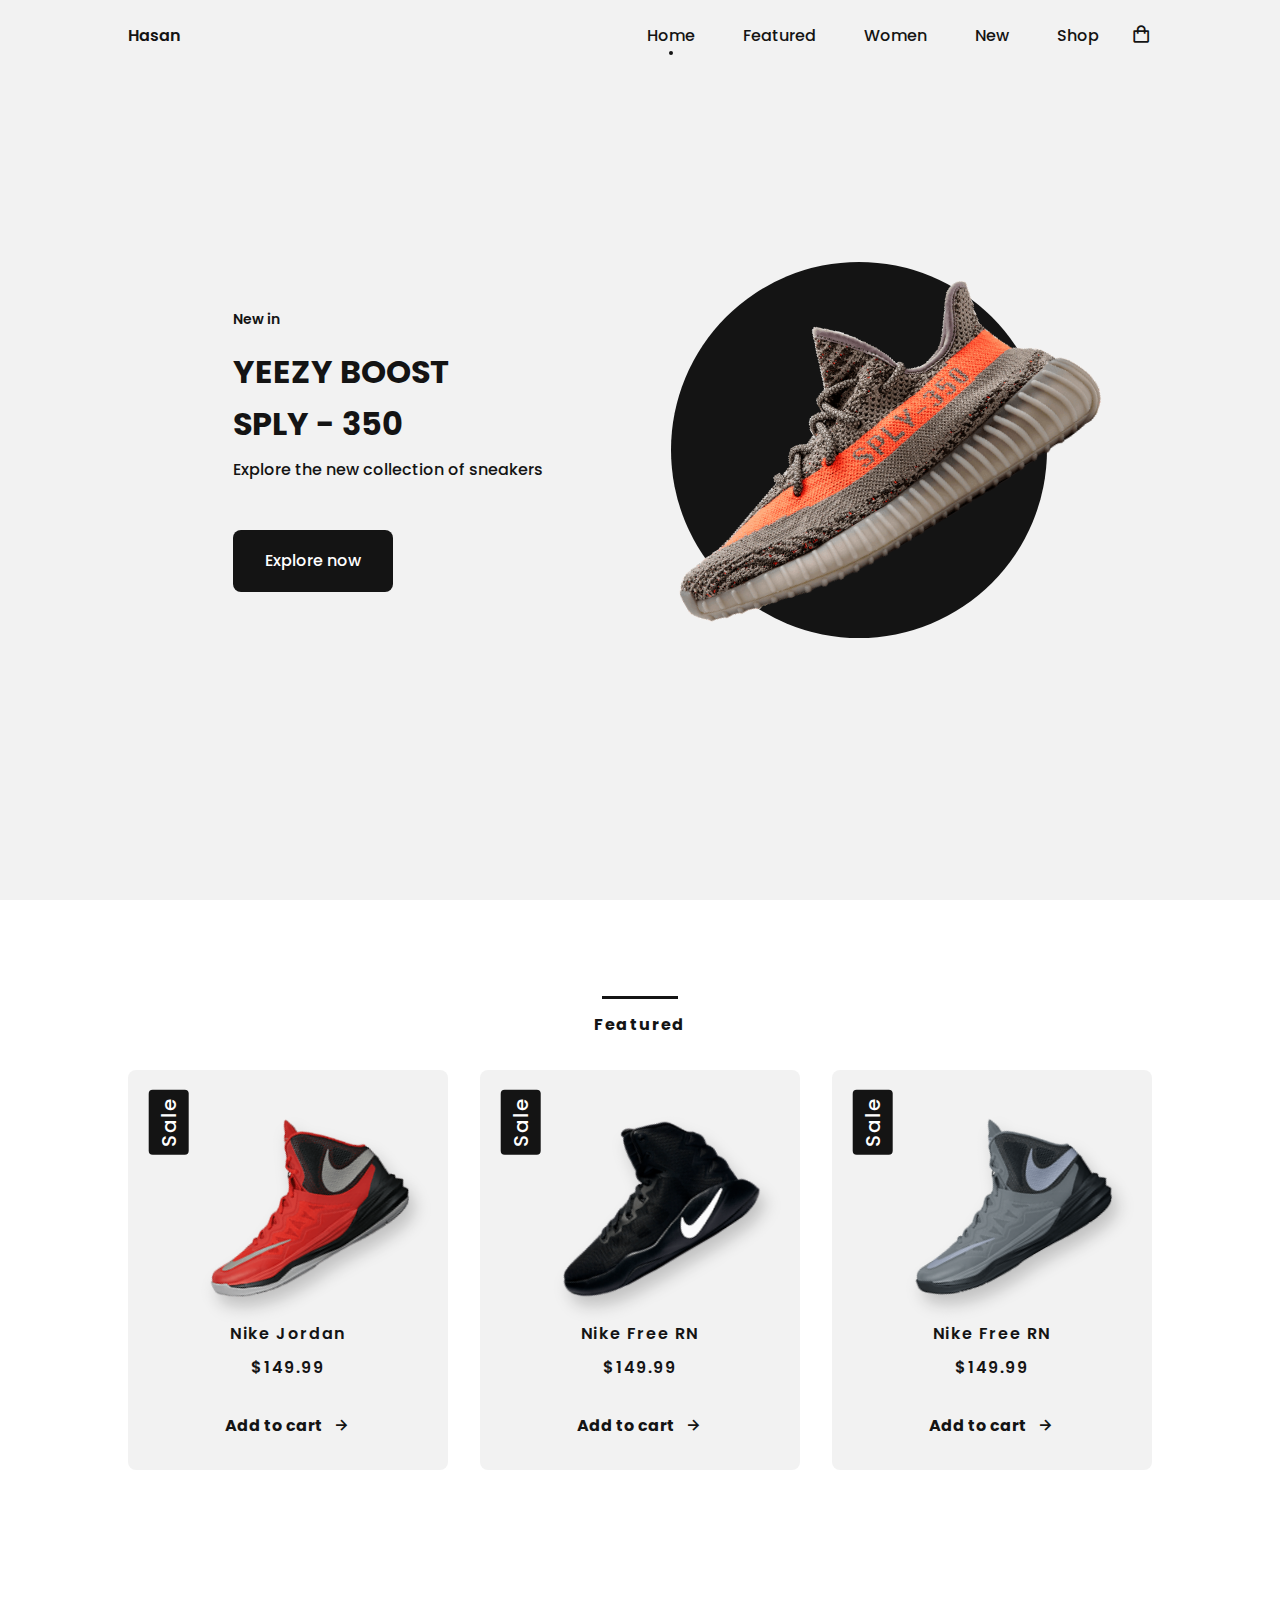
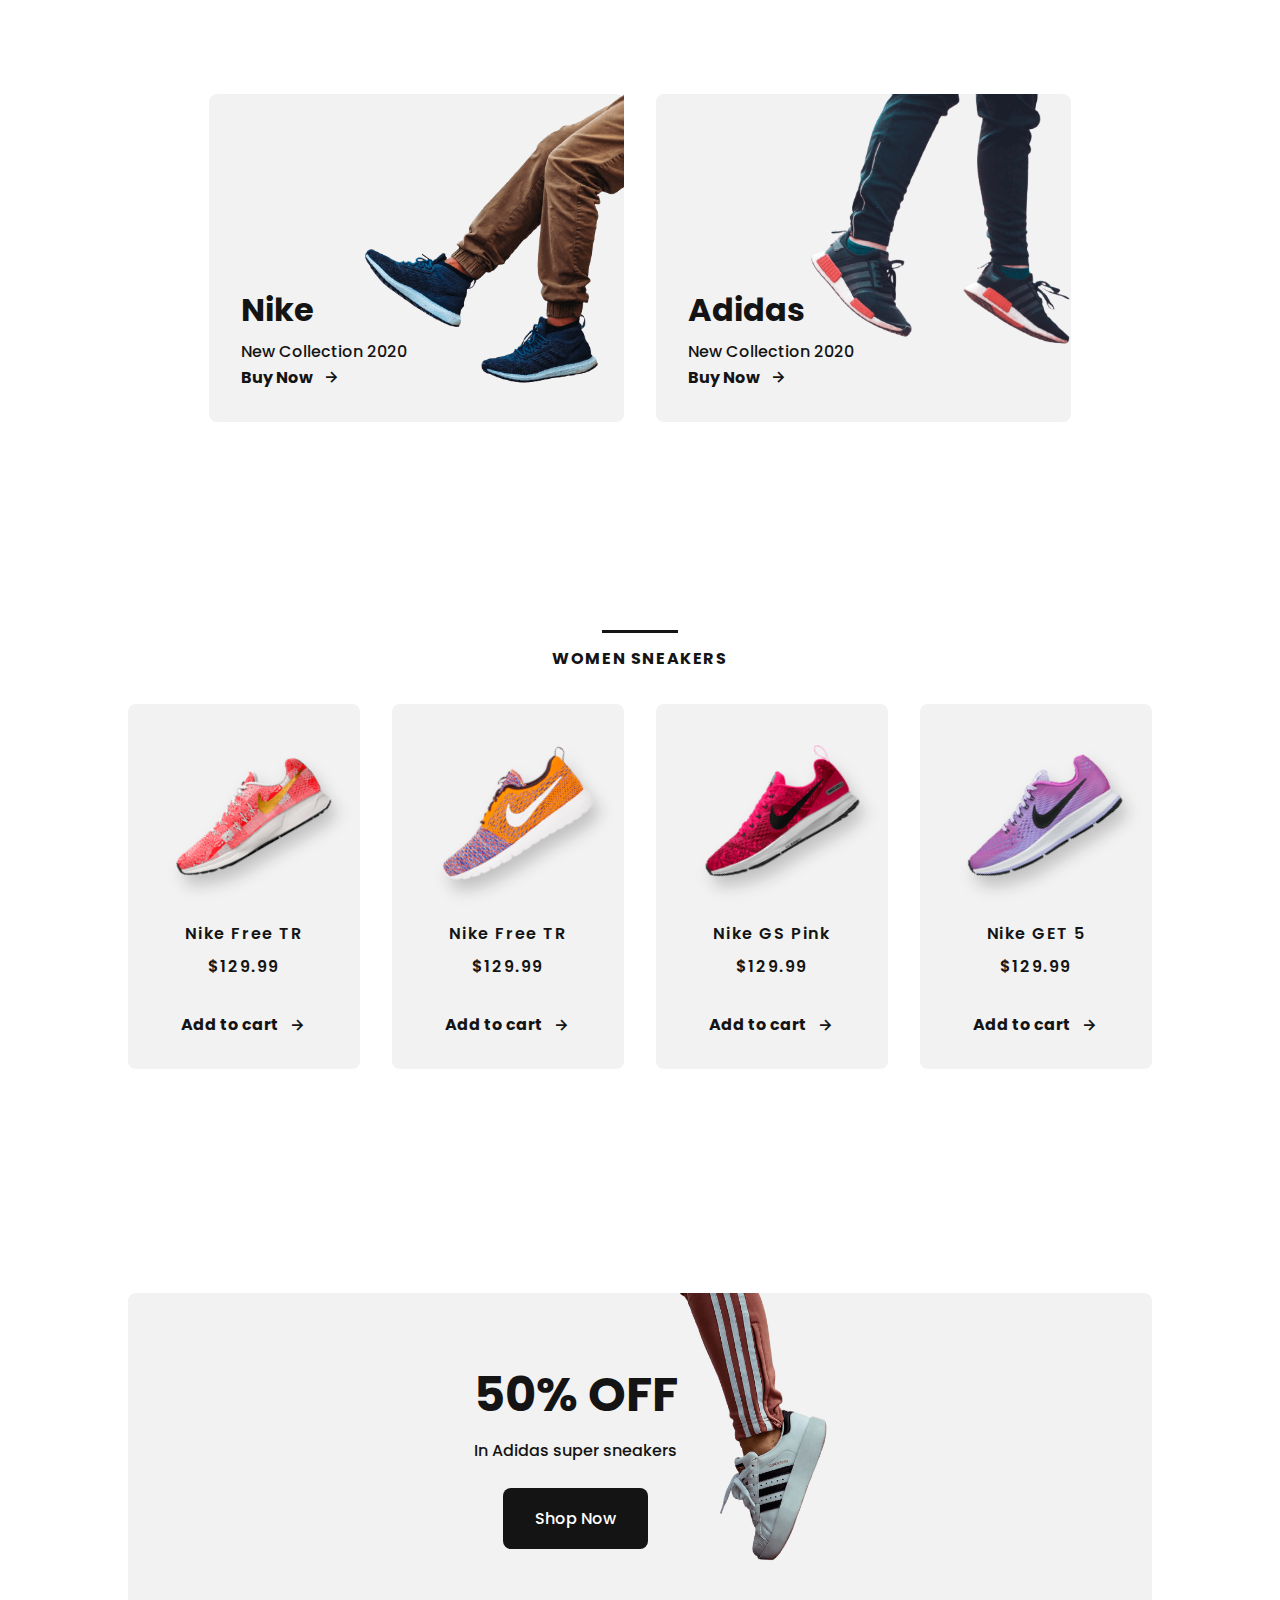
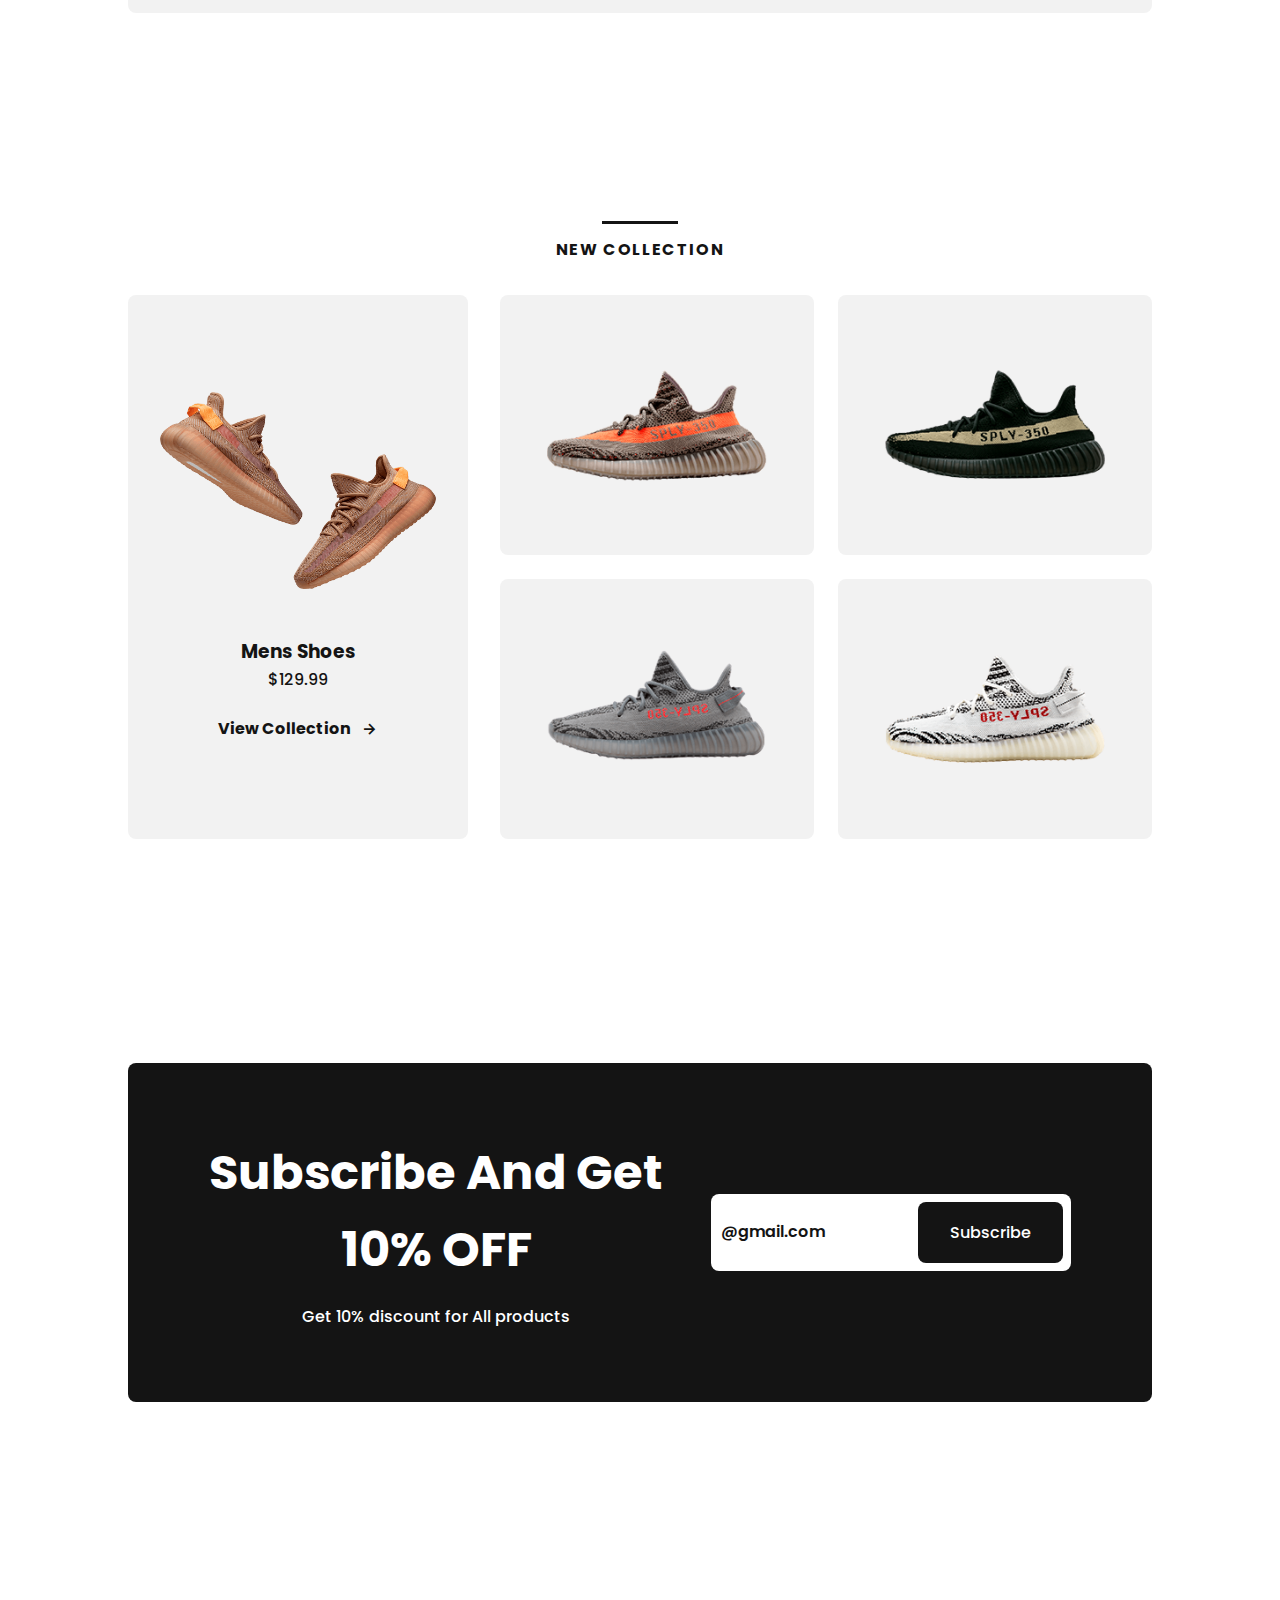
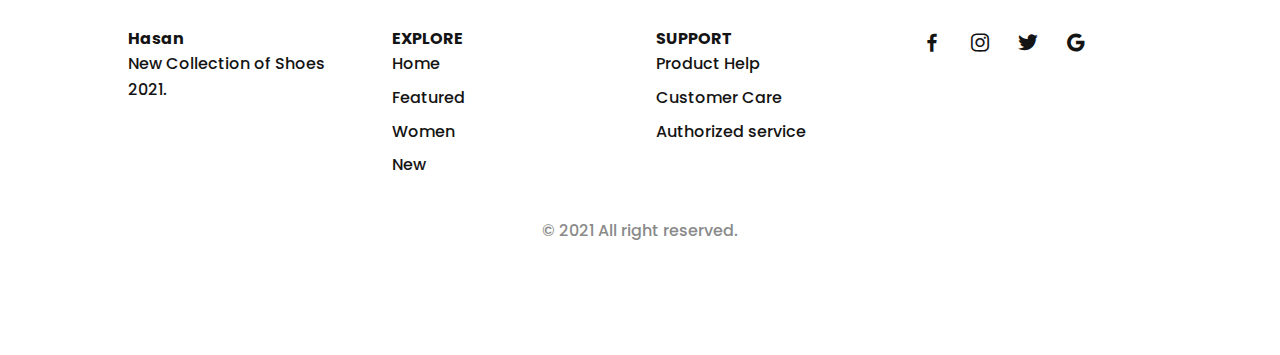
<file: responsive-ecommerce-website-sneakers/index.html>
<!DOCTYPE html>
<html lang="en">

<head>
    <meta charset="UTF-8">
    <meta name="viewport" content="width=device-width, initial-scale=1.0">

    <!-- ===== CSS ===== -->
    <link rel="stylesheet" href="assets/css/styles.css">

    <!-- ===== BOX ICONS ===== -->
    <link href='https://unpkg.com/boxicons@2.0.9/css/boxicons.min.css' rel='stylesheet'>

    <title>Responsive Ecommerce Website Sneakers</title>
</head>

<body>

    <!--===== HEADER =====-->
    <header class="l-header" id="header">
        <nav class="nav bd-grid">
            <div class="nav__toggle" id="nav-toggle">
                <i class='bx bxs-grid'></i>
            </div>

            <a href="#" class="nav__logo">Hasan</a>
            <div class="nav__menu" id="nav-menu">
                <ul class="nav__list">
                    <li class="nav__item"><a href="#home" class="nav__link active">Home</a></li>
                    <li class="nav__item"><a href="#featured" class="nav__link">Featured</a></li>
                    <li class="nav__item"><a href="#women" class="nav__link">Women</a></li>
                    <li class="nav__item"><a href="#new" class="nav__link">New</a></li>
                    <li class="nav__item"><a href="./shop.html" class="nav__link">Shop</a></li>
                </ul>
            </div>

            <div class="nav__shop">
                <i class='bx bx-shopping-bag'></i>
            </div>
        </nav>
    </header>

    <main class="l-main">
        <!--===== HOME =====-->
        <section class="home" id="home">
            <div class="home__container bd-grid">
                <div class="home__sneaker">
                    <div class="home__shape"></div>
                    <img src="assets/img/imghome.png" alt="" class="home__img">
                </div>

                <div class="home__data">
                    <span class="home__new">New in</span>
                    <h1 class="home__title">YEEZY BOOST <br /> SPLY - 350</h1>
                    <p class="home__description">Explore the new collection of sneakers</p>
                    <a href="#" class="button">Explore now</a>
                </div>
            </div>
        </section>

        <!--===== FEATURED =====-->
        <section class="featured section" id="featured">
            <h2 class="section-title">Featured</h2>
            <div class="featured__container bd-grid">

                <article class="sneaker">
                    <div class="sneaker__sale">Sale</div>
                    <img src="assets/img/featured1.png" alt="" class="sneaker__img" />
                    <span class="sneaker__name">Nike Jordan</span>
                    <span class="sneaker__price">$149.99</span>
                    <a href="#" class="button-light">Add to cart <i class='bx bx-right-arrow-alt button-icon'></i></a>
                </article>

                <article class="sneaker">
                    <div class="sneaker__sale">Sale</div>
                    <img src="assets/img/featured2.png" alt="" class="sneaker__img" />
                    <span class="sneaker__name">Nike Free RN</span>
                    <span class="sneaker__price">$149.99</span>
                    <a href="#" class="button-light">Add to cart <i class='bx bx-right-arrow-alt button-icon'></i></a>
                </article>

                <article class="sneaker">
                    <div class="sneaker__sale">Sale</div>
                    <img src="assets/img/featured3.png" alt="" class="sneaker__img" />
                    <span class="sneaker__name">Nike Free RN</span>
                    <span class="sneaker__price">$149.99</span>
                    <a href="#" class="button-light">Add to cart <i class='bx bx-right-arrow-alt button-icon'></i></a>
                </article>

            </div>
        </section>

        <!--===== COLLECTION =====-->
        <section class="collection section">
            <div class="collection__container bd-grid">

                <div class="collection__card">
                    <div class="collection__data">
                        <h3 class="collection__name">Nike</h3>
                        <p class="collection__description">New Collection 2020</p>
                        <a href="" class="button-light">Buy Now <i class='bx bx-right-arrow-alt button-icon'></i></a>
                    </div>
                    <img src="assets/img/collection1.png" alt="" class="collection__img" />
                </div>

                <div class="collection__card">
                    <div class="collection__data">
                        <h3 class="collection__name">Adidas</h3>
                        <p class="collection__description">New Collection 2020</p>
                        <a href="" class="button-light">Buy Now <i class='bx bx-right-arrow-alt button-icon'></i></a>
                    </div>
                    <img src="assets/img/collection2.png" alt="" class="collection__img" />
                </div>
            </div>
        </section>

        <!--===== WOMEN SNEAKERS =====-->
        <section class="woman section" id="women">
            <h2 class="section-title">WOMEN SNEAKERS</h2>
            <div class="women__container bd-grid">

                <article class="sneaker">
                    <img src="assets/img/women1.png" alt="" class="sneaker__img" />
                    <span class="sneaker__name">Nike Free TR</span>
                    <span class="sneaker__price">$129.99</span>
                    <a href="#" class="button-light">Add to cart <i class='bx bx-right-arrow-alt button-icon'></i></a>
                </article>

                <article class="sneaker">
                    <img src="assets/img/women2.png" alt="" class="sneaker__img" />
                    <span class="sneaker__name">Nike Free TR</span>
                    <span class="sneaker__price">$129.99</span>
                    <a href="#" class="button-light">Add to cart <i class='bx bx-right-arrow-alt button-icon'></i></a>
                </article>

                <article class="sneaker">
                    <img src="assets/img/women3.png" alt="" class="sneaker__img" />
                    <span class="sneaker__name">Nike GS Pink</span>
                    <span class="sneaker__price">$129.99</span>
                    <a href="#" class="button-light">Add to cart <i class='bx bx-right-arrow-alt button-icon'></i></a>
                </article>

                <article class="sneaker">
                    <img src="assets/img/women4.png" alt="" class="sneaker__img" />
                    <span class="sneaker__name">Nike GET 5</span>
                    <span class="sneaker__price">$129.99</span>
                    <a href="#" class="button-light">Add to cart <i class='bx bx-right-arrow-alt button-icon'></i></a>
                </article>

            </div>
        </section>

        <!--===== OFFER =====-->
        <section class="offer section">
            <div class="offer__container bd-grid">
                <div class="offer__data">
                    <h3 class="offer__title">50% OFF</h3>
                    <p class="offer__description">In Adidas super sneakers</p>
                    <a href="" class="button">Shop Now </a>
                </div>

                <img src="assets/img/offert.png" alt="" class="offer__img">
            </div>
        </section>

        <!--===== NEW COLLECTION =====-->
        <section class="new section" id="new">
            <h2 class="section-title">NEW COLLECTION</h2>

            <div class="new__container bd-grid">

                <div class="new__mens">
                    <img src="assets/img/new1.png" alt="" class="new__mens-img" />
                    <h3 class="new__title">Mens Shoes</h3>
                    <span class="new__price">$129.99</span>
                    <a href="#" class="button-light">View Collection <i
                            class='bx bx-right-arrow-alt button-icon'></i></a>
                </div>

                <div class="new__sneaker">

                    <div class="new__sneaker-card">
                        <img src="assets/img/new2.png" alt="" class="new__sneaker-img" />
                        <div class="new__sneaker-overlay">
                            <a href="#" class="button">Add to Cart</a>
                        </div>
                    </div>

                    <div class="new__sneaker-card">
                        <img src="assets/img/new3.png" alt="" class="new__sneaker-img" />
                        <div class="new__sneaker-overlay">
                            <a href="#" class="button">Add to Cart</a>
                        </div>
                    </div>

                    <div class="new__sneaker-card">
                        <img src="assets/img/new4.png" alt="" class="new__sneaker-img" />
                        <div class="new__sneaker-overlay">
                            <a href="#" class="button">Add to Cart</a>
                        </div>
                    </div>

                    <div class="new__sneaker-card">
                        <img src="assets/img/new5.png" alt="" class="new__sneaker-img" />
                        <div class="new__sneaker-overlay">
                            <a href="#" class="button">Add to Cart</a>
                        </div>
                    </div>

                </div>


            </div>
        </section>


        <!--===== NEWSLETTER =====-->
        <section class="newsletter section">
            <div class="newsletter__container bd-grid">
                <div>
                    <h3 class="newsletter__title">Subscribe And Get <br /> 10% OFF</h3>
                    <p class="newsletter__description">Get 10% discount for All products</p>
                </div>

                <form action="" class="newsletter__subscribe">
                    <input type="text" placeholder="@gmail.com" class="newsletter__input" />
                    <a href="" class="button">Subscribe</a>
                </form>
            </div>
        </section>
    </main>

    <!--===== FOOTER =====-->
    <footer class="footer section">
        <div class="footer__container bd-grid">
            <div class="footer__box">
                <h3 class="footer__title">Hasan</h3>
                <p class="footer__description">New Collection of Shoes 2021.</p>
            </div>

            <div class="footer__box">
                <h3 class="footer__title">EXPLORE</h3>
                <ul>
                    <li><a href="#home" class="footer__link">Home</a></li>
                    <li><a href="#featured" class="footer__link">Featured</a></li>
                    <li><a href="#women" class="footer__link">Women</a></li>
                    <li><a href="#new" class="footer__link">New</a></li>
                </ul>
            </div>

            <div class="footer__box">
                <h3 class="footer__title">SUPPORT</h3>
                <ul>
                    <li><a href="#" class="footer__link">Product Help</a></li>
                    <li><a href="#" class="footer__link">Customer Care</a></li>
                    <li><a href="#" class="footer__link">Authorized service</a></li>
                </ul>
            </div>

            <div class="footer__box">
                <a href="#" class="footer__social"><i class="bx bxl-facebook"></i></a>
                <a href="#" class="footer__social"><i class="bx bxl-instagram"></i></a>
                <a href="#" class="footer__social"><i class="bx bxl-twitter"></i></a>
                <a href="" class="footer__social"><i class="bx bxl-google"></i></a>
            </div>
        </div>

        <p class="footer__copy">&#169; 2021 All right reserved.</p>
    </footer>

    <!--===== MAIN JS =====-->
    <script src=" assets/js/main.js">
    </script>

</body>

</html>
</file>
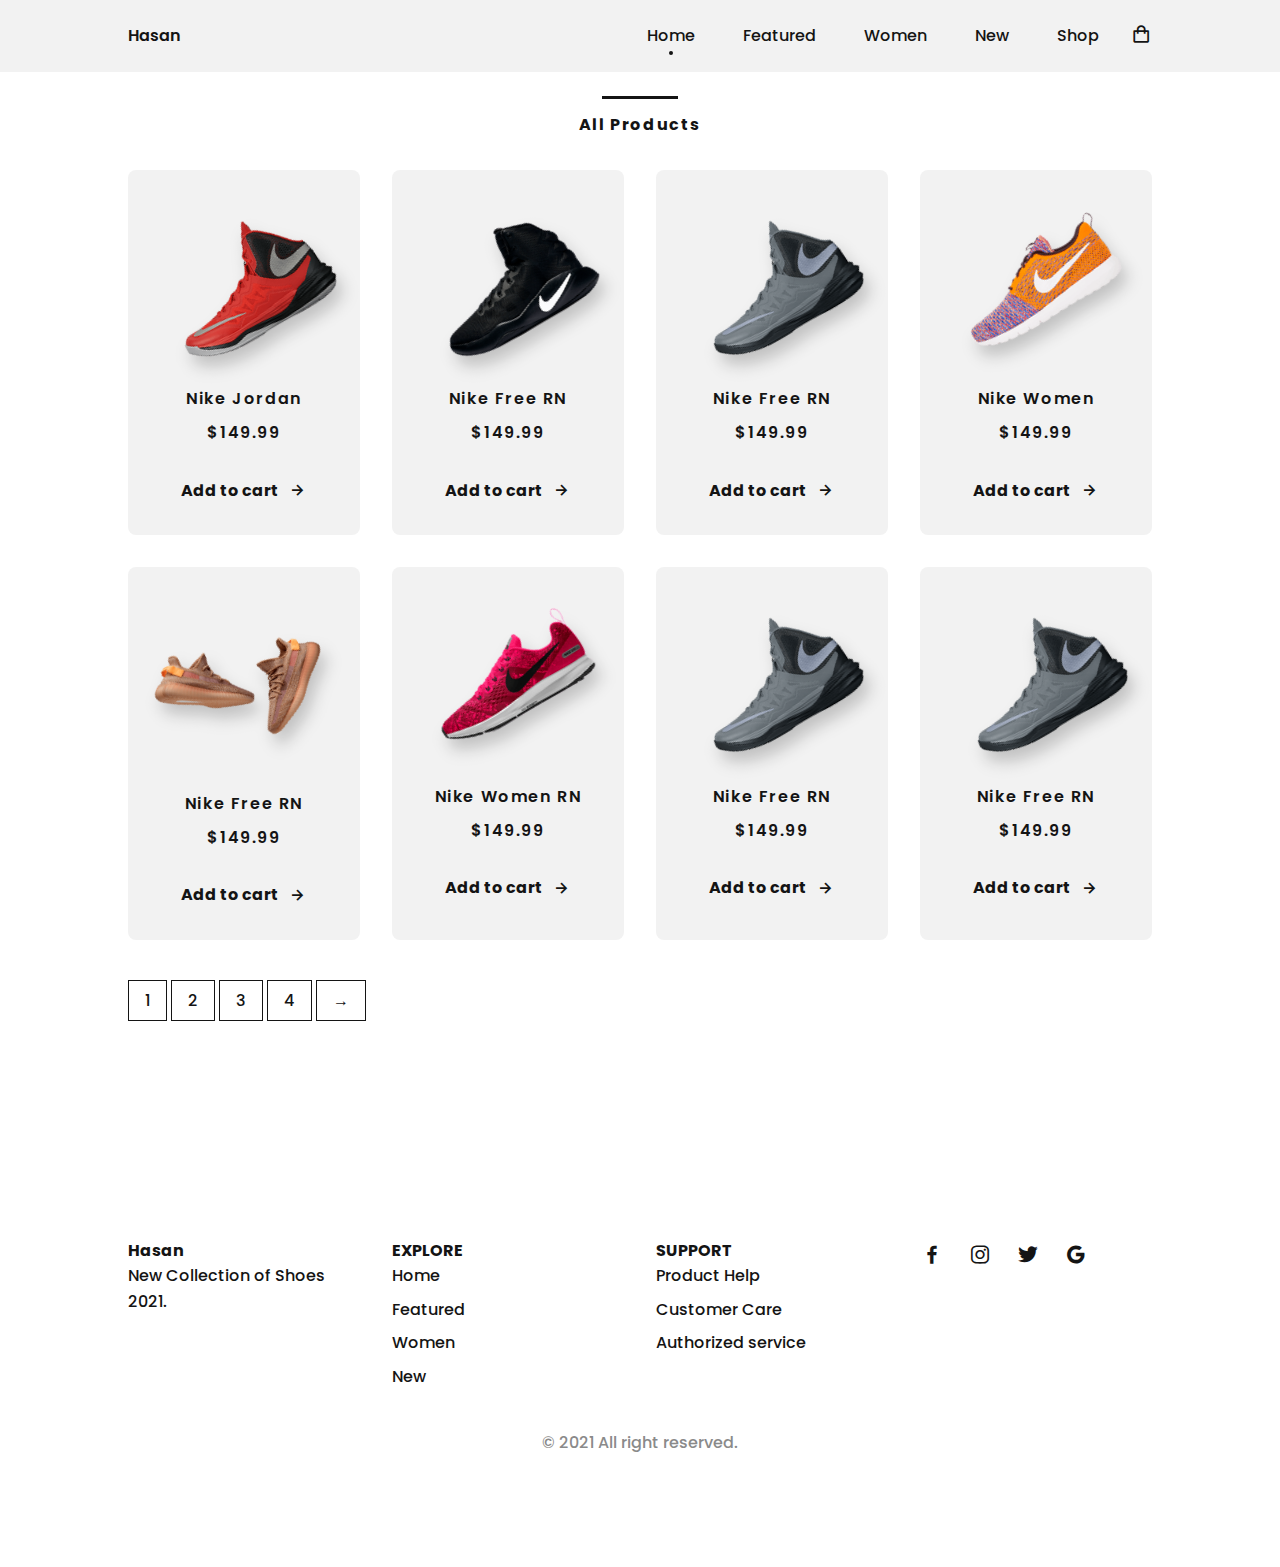
<file: responsive-ecommerce-website-sneakers/shop.html>
<!DOCTYPE html>
<html lang="en">

<head>
    <meta charset="UTF-8">
    <meta name="viewport" content="width=device-width, initial-scale=1.0">

    <!-- ===== CSS ===== -->
    <link rel="stylesheet" href="assets/css/styles.css">

    <!-- ===== BOX ICONS ===== -->
    <link href='https://unpkg.com/boxicons@2.0.9/css/boxicons.min.css' rel='stylesheet'>

    <title>Responsive Ecommerce Website Sneakers</title>
</head>

<body>

    <!--===== HEADER =====-->
    <header class="l-header" id="header">
        <nav class="nav bd-grid">
            <div class="nav__toggle" id="nav-toggle">
                <i class='bx bxs-grid'></i>
            </div>

            <a href="#" class="nav__logo">Hasan</a>
            <div class="nav__menu" id="nav-menu">
                <ul class="nav__list">
                    <li class="nav__item"><a href="./index.html#home" class="nav__link active">Home</a></li>
                    <li class="nav__item"><a href="./index.html#featured" class="nav__link">Featured</a></li>
                    <li class="nav__item"><a href="./index.html#women" class="nav__link">Women</a></li>
                    <li class="nav__item"><a href="./index.html#new" class="nav__link">New</a></li>
                    <li class="nav__item"><a href="#" class="nav__link">Shop</a></li>
                </ul>
            </div>

            <div class="nav__shop">
                <i class='bx bx-shopping-bag'></i>
            </div>
        </nav>
    </header>

    <main class="l-main">
        <section class="featured section" id="shop">
            <h2 class="section-title">All Products</h2>
            <div class="featured__container bd-grid">

                <article class="sneaker">
                    <img src="assets/img/featured1.png" alt="" class="sneaker__img" />
                    <span class="sneaker__name">Nike Jordan</span>
                    <span class="sneaker__price">$149.99</span>
                    <a href="#" class="button-light">Add to cart <i class='bx bx-right-arrow-alt button-icon'></i></a>
                </article>

                <article class="sneaker">
                    <img src="assets/img/featured2.png" alt="" class="sneaker__img" />
                    <span class="sneaker__name">Nike Free RN</span>
                    <span class="sneaker__price">$149.99</span>
                    <a href="#" class="button-light">Add to cart <i class='bx bx-right-arrow-alt button-icon'></i></a>
                </article>

                <article class="sneaker">
                    <img src="assets/img/featured3.png" alt="" class="sneaker__img" />
                    <span class="sneaker__name">Nike Free RN</span>
                    <span class="sneaker__price">$149.99</span>
                    <a href="#" class="button-light">Add to cart <i class='bx bx-right-arrow-alt button-icon'></i></a>
                </article>

                <article class="sneaker">
                    <img src="assets/img/women2.png" alt="" class="sneaker__img" />
                    <span class="sneaker__name">Nike Women</span>
                    <span class="sneaker__price">$149.99</span>
                    <a href="#" class="button-light">Add to cart <i class='bx bx-right-arrow-alt button-icon'></i></a>
                </article>

                <article class="sneaker">
                    <img src="assets/img/new1.png" alt="" class="sneaker__img" />
                    <span class="sneaker__name">Nike Free RN</span>
                    <span class="sneaker__price">$149.99</span>
                    <a href="#" class="button-light">Add to cart <i class='bx bx-right-arrow-alt button-icon'></i></a>
                </article>

                <article class="sneaker">
                    <img src="assets/img/women3.png" alt="" class="sneaker__img" />
                    <span class="sneaker__name">Nike Women RN</span>
                    <span class="sneaker__price">$149.99</span>
                    <a href="#" class="button-light">Add to cart <i class='bx bx-right-arrow-alt button-icon'></i></a>
                </article>

                <article class="sneaker">
                    <img src="assets/img/featured3.png" alt="" class="sneaker__img" />
                    <span class="sneaker__name">Nike Free RN</span>
                    <span class="sneaker__price">$149.99</span>
                    <a href="#" class="button-light">Add to cart <i class='bx bx-right-arrow-alt button-icon'></i></a>
                </article>

                <article class="sneaker">
                    <img src="assets/img/featured3.png" alt="" class="sneaker__img" />
                    <span class="sneaker__name">Nike Free RN</span>
                    <span class="sneaker__price">$149.99</span>
                    <a href="#" class="button-light">Add to cart <i class='bx bx-right-arrow-alt button-icon'></i></a>
                </article>

            </div>

            <div class="sneaker__pages bd-grid">
                <div>
                    <span class="sneaker__page">1</span>
                    <span class="sneaker__page">2</span>
                    <span class="sneaker__page">3</span>
                    <span class="sneaker__page">4</span>
                    <span class="sneaker__page">&#8594;</span>
                </div>
            </div>
        </section>

    </main>

    <!--===== FOOTER =====-->
    <footer class="footer section">
        <div class="footer__container bd-grid">
            <div class="footer__box">
                <h3 class="footer__title">Hasan</h3>
                <p class="footer__description">New Collection of Shoes 2021.</p>
            </div>

            <div class="footer__box">
                <h3 class="footer__title">EXPLORE</h3>
                <ul>
                    <li><a href="#home" class="footer__link">Home</a></li>
                    <li><a href="#featured" class="footer__link">Featured</a></li>
                    <li><a href="#women" class="footer__link">Women</a></li>
                    <li><a href="#new" class="footer__link">New</a></li>
                </ul>
            </div>

            <div class="footer__box">
                <h3 class="footer__title">SUPPORT</h3>
                <ul>
                    <li><a href="#" class="footer__link">Product Help</a></li>
                    <li><a href="#" class="footer__link">Customer Care</a></li>
                    <li><a href="#" class="footer__link">Authorized service</a></li>
                </ul>
            </div>

            <div class="footer__box">
                <a href="#" class="footer__social"><i class="bx bxl-facebook"></i></a>
                <a href="#" class="footer__social"><i class="bx bxl-instagram"></i></a>
                <a href="#" class="footer__social"><i class="bx bxl-twitter"></i></a>
                <a href="" class="footer__social"><i class="bx bxl-google"></i></a>
            </div>
        </div>

        <p class="footer__copy">&#169; 2021 All right reserved.</p>
    </footer>


    <!--===== MAIN JS =====-->
    <script src=" assets/js/main.js">
    </script>

</body>

</html>
</file>
<file: responsive-ecommerce-website-sneakers/assets/css/styles.css>
/*===== GOOGLE FONTS =====*/
@import url("https://fonts.googleapis.com/css2?family=Poppins:wght@400;500;600;700&display=swap");

/*===== VARIABLES CSS =====*/
:root{
  --header-height: 3rem;
  
  /*===== Font weight =====*/
  --font-medium: 500;
  --font-semi-bold: 600;
  --font-bold: 700;

  /*===== Colores =====*/
  --dark-color: #141414;
  --dark-color-light: #8a8a8a;
  --dark-color-lighten: #f2f2f2;
  --white-color: #fff;

  /*===== Font and typography =====*/
  --body-font: 'Poppins', sans-serif;
  --big-font-size: 1.25rem;
  --bigger-font-size: 1.5rem;
  --biggest-font-size: 2rem;
  --h2-font-size: 1.25rem;
  --normal-font-size: .938rem;
  --smaller-font-size: .875rem;

  /*===== Margenes =====*/
  --mb-1: .5rem;
  --mb-2: 1rem;
  --mb-3: 1.5rem;
  --mb-4: 2rem;
  --mb-5: 2.5rem;
  --mb-6: 3rem;

  /*===== z index =====*/
  --z-fixed: 100;
  
  /*===== Rotate img =====*/
  --rotate-img: rotate(-30deg);
}  

@media screen and (min-width: 768px){
  :root{
    --big-font-size: 1.rem;
    --bigger-font-size: 2rem;
    --biggest-font-size: 3rem;
    --normal-font-size: 1rem;
    --smaller-font-size: .875rem;
  }
}

/*===== BASE =====*/
*,::before,::after{
  box-sizing: border-box;
}

html{
  scroll-behavior: smooth;
}

body{
  margin: var(--header-height) 0 0 0;
  font-family: var(--body-font);
  font-size: var(--normal-font-size);
  font-weight: var(--font-medium);
  color: var(--dark-color);
  line-height: 1.6;
}

h1,h2,h3,p,ul{
  margin: 0;
}

ul{
  padding: 0;
  list-style: none;
}

a{
  text-decoration: none;
  color: var(--dark-color);
}

img{
  max-width: 100%;
  height: auto;
  display: block;
}

/*===== CLASS CSS ===== */
.section{
  padding: 5rem 0 2rem;
}

.section-title {
  position: relative;
  font-size: var(--big-font-size);
  margin-bottom: var(--mb-4);
  text-align: center;
  letter-spacing: .1rem;
}

.section-title::after{
  content: "";
  position: absolute;
  width: 56px;
  height: .18rem;
  top: -1rem;
  left: 0;
  right: 0;
  margin: auto;
  background-color: var(--dark-color);
}

/*===== LAYOUT =====*/
.bd-grid{
  max-width: 1024px;
  display: grid;
  grid-template-columns: 100%;
  column-gap: 2rem;
  width: calc(100% - 2rem);
  margin-left: var(--mb-2);
  margin-right: var(--mb-2);
}

.l-header {
  position: fixed;
  top: 0;
  left: 0;
  background-color: var(--dark-color-lighten);
  width: 100%;
  z-index: var(--z-fixed);
}


/*===== NAV =====*/
.nav {
  height: var(--header-height);
  display: flex;
  justify-content: space-between;
  align-items:center;
}

@media screen and (max-width: 768px) {
  .nav__menu{
    position: fixed;
    top: var(--header-height);
    left: -100%;
    width: 70%;
    height: 100vh;
    padding: 2rem;
    background-color: var(--white-color);
    transition: .5s;
  }
}

.nav__item {
  margin-bottom: var(--mb-4);
}

.nav__logo{
  font-weight: var(--font-semi-bold);
}

.nav__toggle, .nav__shop{
  font-size: 1.3rem;
  cursor: pointer;
}

/*Show menu*/
.show{
  left: 0;
}

/*Active link*/
.active{
  position: relative;
}

.active::before{
  content: "";
  position: absolute;
  bottom: -.5rem;
  left: 45%;
  width: 4px;
  height: 4px;
  background-color: var(--dark-color);
  border-radius: 50%;
}

/*Change color header*/
.scroll-header{
  background-color: var(--white-color);
  box-shadow: 0 2px 4px rgba(0, 0, 0, .1);
}

/*===== HOME =====*/
.home{
  background-color: var(--dark-color-lighten);
  overflow: hidden;
}

.home__container{
  height: calc(100vh - var(--header-height));
}

.home__sneaker{
  position: relative;
  display: flex;
  justify-content: center;
  align-self: center;
}

.home__shape{
  width: 220px;
  height: 220px;
  background-color: var(--dark-color);
  border-radius: 50%;
}

.home__img{
  position: absolute;
  top: 1.5rem;
  max-width:initial;
  width: 275px;
  transform: var(--rotate-img);
}

.home__new{
  display: block;
  font-size: var(--smaller-font-size);
  font-weight: var(--font-semi-bold);
  margin-bottom: var(--mb-2);
}

.home__title{
  font-size: var(--bigger-font-size);
  margin-bottom: var(--mb-1);
}

.home__description{
  margin-bottom: var(--mb-6);
}

/*BUTTONS*/
.button{
  display: inline-block;
  background-color: var(--dark-color);
  color: var(--white-color);
  padding: 1.125rem 2rem;
  border-radius: .5rem;
  transition: .3s;
}

.button:hover{
  transform: translateY(-.25rem);
}

.button-light{
  display: inline-flex;
  color: var(--dark-color);
  font-weight: var(--font-bold);
  align-items: center;
}

.button-icon{
  font-size: 1.25rem;
  margin-left: var(--mb-1);
  transition: .3s;
}

.button-light:hover .button-icon{
  transform: translateX(.25rem);
}

/*===== FEATURED =====*/
.featured__container{
  row-gap: 2rem;
  grid-template-columns: repeat(auto-fit, minmax(220px, 1fr));
}

.sneaker{
  position: relative;
  display: flex;
  flex-direction: column;
  align-items: center;
  padding: 2rem;
  background-color: var(--dark-color-lighten);
  border-radius: .5rem;
  cursor: pointer;
  transition: .3s;
}

.sneaker__sale {
  position: absolute;
  background-color: var(--dark-color);
  color: var(--white-color);
  border-radius: .25rem;
  left: .5rem;
  padding: .25rem .5rem;
  font-size: var(--h2-font-size);
  transform: rotate(-90deg);
  letter-spacing: .1rem;
}

.sneaker__img {
  width: 220px;
  margin-top: var(--mb-3);
  margin-bottom: var(--mb-6);
  transform: var(--rotate-img);
  filter: drop-shadow(0 12px 8px rgba(0,0,0, .2));
}

.sneaker__name, .sneaker__price{
  font-size: var(--h3-font-size);
  letter-spacing: .1rem;
  font-weight: var(--font-semi-bold);
}

.sneaker__name{
  margin-bottom: var(--mb-1);
}

.sneaker__price{
  margin-bottom: var(--mb-4);
}

.sneaker:hover{
  transform: translateY(-.5rem);
}


.sneaker__pages{
  margin-top: var(--mb-6);
}

.sneaker__page{
  padding: .5rem 1rem;
  cursor: pointer;
  border: 1px solid var(--dark-color);
}

.sneaker__page:hover{
  background-color: var(--dark-color);
  color: var(--white-color);
}

/*===== COLLECTION =====*/
.collection__container{
  row-gap: 2rem;
  justify-content: center;
}

.collection__card{
  position: relative;
  display: flex;
  height: 328px;
  background-color: var(--dark-color-lighten);
  padding: 2rem;
  border-radius: .5rem;
  transition: .3s;
}

.collection__data {
  align-self: flex-end;
}

.collection__img {
  position: absolute;
  top:0;
  right: 0;
  width: 230px;
}

.collection__name {
  font-size: var(--bigger-font-size);
  margin-bottom: .25rem;
}

.collection__card:hover{
  transform: translateY(-.5rem);
}

/*===== WOMEN SNEAKERS =====*/
.women__container{
  row-gap: 2rem;
  grid-template-columns: repeat(auto-fit, minmax(220px, 1fr));
}

/*===== OFFER =====*/
.offer__container{
  grid-template-columns: 55% 45%;
  column-gap: 0;
  background-color: var(--dark-color-lighten);
  border-radius: .5rem;
  justify-content: center;
}

.offer__data {
  padding: 4rem 0 4rem 1.5rem;
}

.offer__title {
  font-size: var(--biggest-font-size);
  margin-bottom:.25rem;
}

.offer__description{
  margin-bottom: var(--mb-3);
}

.offer__img {
  width: 153px;
}

/*===== NEW COLLECTION  =====*/
.new__container {
  row-gap: 2rem;
}

.new__mens {
  display: flex;
  flex-direction: column;
  justify-content:center;
  background-color: var(--dark-color-lighten);
  border-radius: .5rem;
  padding: 2rem;
}

.new__mens-img {
  width: 276px;
  margin-bottom: var(--mb-3);
}

.new__titles {
  font-size: var(--bigger-font-size);
  margin: bottom 0.25rem;
}

.new__price{
  display: block;
  margin-bottom: var(--mb-3);
}

.new__sneaker{
  display: grid;
  gap: 1.5rem;
  grid-template-columns: repeat(auto-fit, minmax(220px, 1fr));
}

.new__sneaker-card {
  position: relative;
  padding: 3.5rem 1.5rem;
  background-color: var(--dark-color-lighten);
  border-radius: .5rem;
  overflow: hidden;
  display: flex;
  justify-content: center;
}

.new__sneaker-img {
  width: 220px;
}

.new__sneaker-overlay {
  position: absolute;
  left: 0;
  bottom: -100%;
  width: 100%;
  height: 100%;
  display: flex;
  justify-content:center;
  align-items: center;
  background-color: rgba(138, 138, 138, .3);
  transition: .3s;
}

.new__sneaker-card:hover .new__sneaker-overlay {
  bottom: 0;
}

/*===== NEWSLETTER =====*/
.newsletter__container{
  background-color: var(--dark-color);
  color: var(--white-color);
  border-radius: .5rem;
  text-align: center;
  padding: 2rem .5rem;
}

.newsletter__title {
  font-size: var(--biggest-font-size);
  margin-bottom:var(--mb-2);
}

.newsletter__description {
  margin-bottom: var(--mb-5);
}

.newsletter__subscribe {
  display: flex;
  column-gap: .5rem;
  background-color: var(--white-color);
  padding: .5rem;
  border-radius: .5rem;
}

.newsletter__input{
  outline: none;
  border: none;
  width: 90%;
  font-size: var(--normal-font-size);
}

.newsletter__input::placeholder{
  color: var(--dark-color);
  font-family: var(--body-font);
  font-size: var(--normal-font-size);
  font-weight: var(--font-semi-bold);
}

/*===== FOOTER =====*/
.footer__container {
  grid-template-columns: repeat(auto-fit, minmax(220px, 1fr));
}

.footer__box{
  margin-bottom: var(--mb-4);
}

.footer__title{
  font-size: var(--big-font-size);
}

.footer__link{
  display: block;
  width: max-content;
  margin-bottom: var(--mb-1);
}

.footer__social{
  font-size: 1.5rem;
  margin-right: 1.25rem;
}

.footer__copy{
  padding: top 3rem;
  font-size: var(--small-font-size);
  color: var(--dark-color-light);
  text-align: center;
}


/* ===== MEDIA QUERIES=====*/
@media screen and (min-width: 576px){
  .collection__container{
    grid-template-columns: 415px;
  }

  .collection__img{
    width: 260px;
  }

  .offer__container{
    grid-template-columns: max-content max-content;
  }

  .offer__data{
    text-align: center;
  }

  .new__mens{
    align-items: center;
  }


}

@media screen and (min-width: 768px){
  body {
    margin: 0;
  }

  .section{
    padding: 7rem 0;
  }

  .section-title::after{
    width: 76px;
  }

  .nav{
    height: calc(var(--header-height) + 1.5rem);
  }

  .nav__menu{
    margin-left: auto;
  }

  .nav__list{
    display: flex;
  }

  .nav__item{
    margin-left: var(--mb-6);
    margin-bottom: 0;
  }

  .nav__toggle{
    display: none;
  }

  .home__container{
    height: 100vh;
    grid-template-columns: max-content max-content;
    justify-content: center;
    align-items: center;
  }

  .home__sneaker{
    order: 1;
  }

  .home__shape{
    width: 376px;
    height: 376px;
  }

  .home__img{
    width: 470px;
    top:3.5rem;
    right: 0;
    left: -3rem;
  }

  .newsletter__container{
    grid-template-columns: max-content max-content;
    justify-content: center;
    align-items: center;
    padding: 4.5rem 2rem;
    column-gap: 3rem;
  }

  .newsletter__description{
    margin-bottom: 0;
  }

  .newsletter__subscribe{
    width: 360px;
    height: max-content;
  }
}


@media screen and (min-width: 1024px) {
  .bd-grid{
    margin-left: auto;
    margin-right: auto;
  }

  .home__container{
    column-gap: 8rem;
  }

  .collection__container{
    grid-template-columns: repeat(2, 415px);)
  }

  .new__container{
    grid-template-columns: max-content 1fr;
  }

  .new-mens{
    align-items: initial;
    justify-content: flex-end;
    padding: 4rem 2rem;
  }

  .new__mens-img{
    margin-bottom: var(--mb-6);
  }
}
</file>
